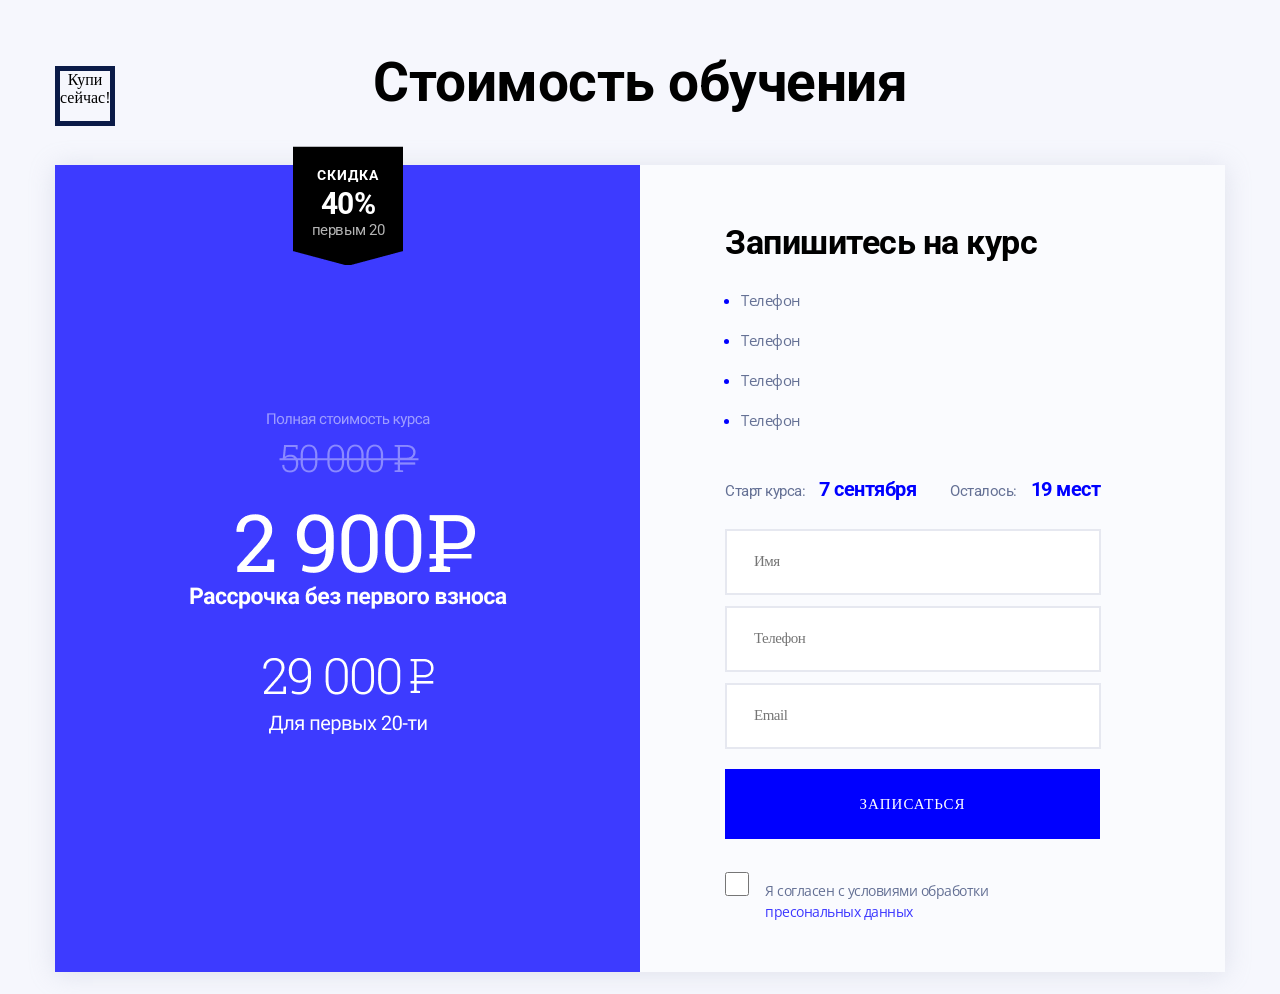
<file: index.html>
<!DOCTYPE html>
<html>

<head>
    <link rel="stylesheet" href="forms.css">
    <link rel="preconnect" href="https://fonts.googleapis.com">
    <link rel="preconnect" href="https://fonts.gstatic.com" crossorigin>
    <link href="https://fonts.googleapis.com/css2?family=Open+Sans:wght@400;600&family=Open+Sans:wght@600&family=Roboto&family=Roboto+Slab&display=swap" rel="stylesheet">
    <meta name="viewpoint" content="width=device-width, initial-scale=1.0" />
</head>

<body>
    <div class="container">
        <div class="MainContainer">
            <div class="loader">
                <span>Купи сейчас!</span>
            </div>
            <div class="Title">
                <p>Стоимость обучения</p>
            </div>
            <div class="Background">
                <div class="Left">
                    <div class="Label">
                        <p
                            style="margin-top: 21px; font-family: Roboto;
                            font-style: normal;
                            font-weight: bold;
                            font-size: 14px;
                            line-height: 16px;

                            align-items: center;
                            text-align: center;
                            letter-spacing: 1px;
                            text-transform: uppercase;

                            color: #FFFFFF;">
							скидка
                        </p>
                        <p
                            style="margin-top: 7px; font-family: Roboto;
font-style: normal;
font-weight: bold;
font-size: 30px;
line-height: 28px;

align-items: center;
text-align: center;
letter-spacing: -0.75px;

color: #FFFFFF;
">
                            40%
                        </p>
                        <p
                            style="margin-top: 3x; font-family: Roboto;
font-style: normal;
font-weight: normal;
font-size: 15px;
line-height: 24px;

letter-spacing: -0.5px;

color: #FFFFFF;

mix-blend-mode: normal;
opacity: 0.7;">
                            первым 20
                        </p>
                    </div>
                <div class="Price">
                        <img src="Price.png" />

                    </div>
                </div>
                <div class="Right">
                    <div class="RightTitle">
                        <p>Запишитесь на курс</p>
                    </div>
                    <ul>
                        <li>Телефон</li>
                        <li>Телефон</li>
                        <li>Телефон</li>
                        <li>Телефон</li>
                    </ul>
                    <div class="RightText">
                        <span
                              style="margin-left: 0; font-family: Roboto; font-size: 15px; line-height: 18px; letter-spacing: -0.5px; color: #657195;">
                        Старт курса:</span>
                        <span
                              style="margin-left: 10px; font-family: Roboto; font-weight: bold; font-size: 20px; line-height: 23px; letter-spacing: -0.5px; color: blue;">
                        7 сентября</span>
                        <span
                              style="margin-left: 30px; font-family: Roboto; font-size: 15px; line-height: 18px; letter-spacing: -0.5px; color: #657195;">
                        Осталось:</span>
                        <span
                              style="margin-left: 10px; font-family: Roboto; font-weight: bold; font-size: 20px; line-height: 23px; letter-spacing: -0.5px; color: blue;">
                        19 мест</span>
                    </div>
                    <form>
                    <input type="text" placeholder="Имя" 
                           style="width: 367.92px; height: 59.94px; border: 2px solid #E6E8F0; text-indent: 25px; font-family: Open sans-serif; font-size: 15px; letter-spacing: -0.5px; line-height: 28px;">
                    <input type="text" placeholder="Телефон"
                           style="width: 367.92px; height: 59.94px; border: 2px solid #E6E8F0; text-indent: 25px; font-family: Open sans-serif; font-size: 15px; letter-spacing: -0.5px; line-height: 28px;">
                    <input type="text" placeholder="Email" 
                           style="width: 367.92px; height: 59.94px; border: 2px solid #E6E8F0; text-indent: 25px; font-family: Open sans-serif; font-size: 15px; letter-spacing: -0.5px; line-height: 28px;">
                    </form>

                    <button type="button">записаться</button>
                    <p></p>
                    <input type="checkbox" id=" = agreement" 
                           style="width: 24px; height: 24px; background-color: blue; border: 0; margin-top: 33.36px; margin-left: 0; margin-right:0; padding: 0;" />
                    <label for="agreement"></label>
                    <span
                          style="margin-left: 12px; font-family: Open sans; font-size: 14px; line-height: 21px; letter-spacing: -0.5px; color: #657195;">
                    Я согласен с условиями обработки</span>
                    <p
                        style="margin-left: 40px; font-family: Open sans; font-size: 14px; line-height: 21px; letter-spacing: -0.5px; color: #3D38FF;">
                        пресональных данных
                    </p>
                </div>
            </div>
        </div>
    </div>
</body>

</html>
</file>
<file: forms.css>
body {
    background-color: #F6F7FD;
}

.container {
    display: flex;
    justify-content: center;
}

.MainContainer {
    position: absolute;
    width: 1170px;
    height: 928.19px;
    top: 65.81px;
    text-align: center;
}

    .MainContainer p {
        margin: 0;
    }

.Title {
    font-family: Roboto;
    font-style: normal;
    font-weight: bold;
    font-size: 55px;
    line-height: 32px;
    /* or 58% */
    letter-spacing: -0.5px;
    /* Черный */
    color: #000000;
}

.Background {
    margin-top: 67.19px;
    display: flex;
    width: 1170px;
    height: 807px;
    background-color: #FAFBFE;
    flex-direction: row;
    box-shadow: 0px 2px 24px rgba(168, 175, 196, 0.3);
}

.Left {
    width: 585px;
    height: 807px;
    background-color: #3D3BFF;
    align-items:center;
}

.Label {
    position: absolute;
    top: 80px;
    margin-left: 238px;
    width: 110px;
    height: 119px;
    background-image: url("Label.png");
}

.Price {
    align-items: center;
    margin-top: 245px;
}

.Right {
position: relative;
    margin-top: 57px;
    margin-left: 85px;
    width: 424px;
    height: 693px;
    text-align: left;
    flex-direction: column;
}

    .Right ul {
        margin-top: 24.04px;
        padding-left: 16px;
        font-family: Open Sans;
        font-style: normal;
        font-weight: normal;
        font-size: 15px;
        line-height: 28px;
        letter-spacing: -0.5px;
        color: #657195;
    }

    .Right li {
        margin-bottom: 12px;
        margin-top: 0;
    }

    .Right form {
        justify-content: space-between;
        display: flex;
        flex-direction: column;
        height: 219.78px;
        margin-top: 27.97px;
        margin-bottom: 19.98px;
        width: 369.92px;
    }

    .Right button {
        height: 69.93px;
        width: 375px;
        background-color: blue;
        text-align: center;
        font-family: Open Sans SemiBold;
        font-size: 15px;
        line-height: 20px;
        letter-spacing: 1px;
        text-transform: uppercase;
        color: #FFFFFF;
        border: 0;
    }

::marker {
    color: blue;
}

.RightTitle {
    font-family: Roboto;
    font-style: normal;
    font-weight: bold;
    font-size: 34px;
    line-height: 40px;
    /* identical to box height, or 118% */
    letter-spacing: -0.5px;
    color: #000000;
}

    .RightTitle p {
        margin: 0;
    }

.RightText {
    margin-top: 44.04px;
}

@keyframes loader {
  0% {transform:rotate(-45deg)}
  50%{transform:rotate(-135deg)}
  100%{transform:rotate(-225deg)}}

.loader {
  width: 50px;
  height: 50px;
  position: absolute;
  animation: loader 2s infinite ease-in-out;
}
.loader span {
  width: 50px;
  height: 50px;
  position: absolute;
  left: 0;
  top: 0;
  border: 5px solid #0B1B48;
}
</file>
<file: c.css>
body {
    background-color: #F6F7FD;
}

.container {
    display: flex;
    justify-content: center;
}

.MainContainer {
    position: absolute;
    width: 1170px;
    height: 928.19px;
    top: 65.81px;
    text-align: center;
}

    .MainContainer p {
        margin: 0;
    }

.Title {
    font-family: Roboto;
    font-style: normal;
    font-weight: bold;
    font-size: 55px;
    line-height: 32px;
    /* or 58% */
    letter-spacing: -0.5px;
    /* Черный */
    color: #000000;
}

.Background {
    margin-top: 67.19px;
    display: flex;
    width: 1170px;
    height: 807px;
    background-color: #FAFBFE;
    flex-direction: row;
    box-shadow: 0px 2px 24px rgba(168, 175, 196, 0.3);
}

.Left {
    width: 585px;
    height: 807px;
    background-color: #3D3BFF;
    align-items:center;
}

.Label {
    position: absolute;
    top: 80px;
    margin-left: 238px;
    width: 110px;
    height: 119px;
    background-image: url("Label.png");
}

.Price {
    align-items: center;
    margin-top: 245px;
}

.Right {
position: relative;
    margin-top: 57px;
    margin-left: 85px;
    width: 424px;
    height: 693px;
    text-align: left;
    flex-direction: column;
}

    .Right ul {
        margin-top: 24.04px;
        padding-left: 16px;
        font-family: Open Sans;
        font-style: normal;
        font-weight: normal;
        font-size: 15px;
        line-height: 28px;
        letter-spacing: -0.5px;
        color: #657195;
    }

    .Right li {
        margin-bottom: 12px;
        margin-top: 0;
    }

    .Right form {
        justify-content: space-between;
        display: flex;
        flex-direction: column;
        height: 219.78px;
        margin-top: 27.97px;
        margin-bottom: 19.98px;
        width: 369.92px;
    }

    .Right button {
        height: 69.93px;
        width: 375px;
        background-color: blue;
        text-align: center;
        font-family: Open Sans SemiBold;
        font-size: 15px;
        line-height: 20px;
        letter-spacing: 1px;
        text-transform: uppercase;
        color: #FFFFFF;
        border: 0;
    }

::marker {
    color: blue;
}

.RightTitle {
    font-family: Roboto;
    font-style: normal;
    font-weight: bold;
    font-size: 34px;
    line-height: 40px;
    /* identical to box height, or 118% */
    letter-spacing: -0.5px;
    color: #000000;
}

    .RightTitle p {
        margin: 0;
    }

.RightText {
    margin-top: 44.04px;
}

@keyframes loader {
  0% {transform:rotate(-45deg)}
  50%{transform:rotate(-135deg)}
  100%{transform:rotate(-225deg)}}

.loader {
  width: 50px;
  height: 50px;
  position: absolute;
  animation: loader 2s infinite ease-in-out;
}
.loader span {
  width: 50px;
  height: 50px;
  position: absolute;
  left: 0;
  top: 0;
  border: 5px solid #0B1B48;
}
</file>
